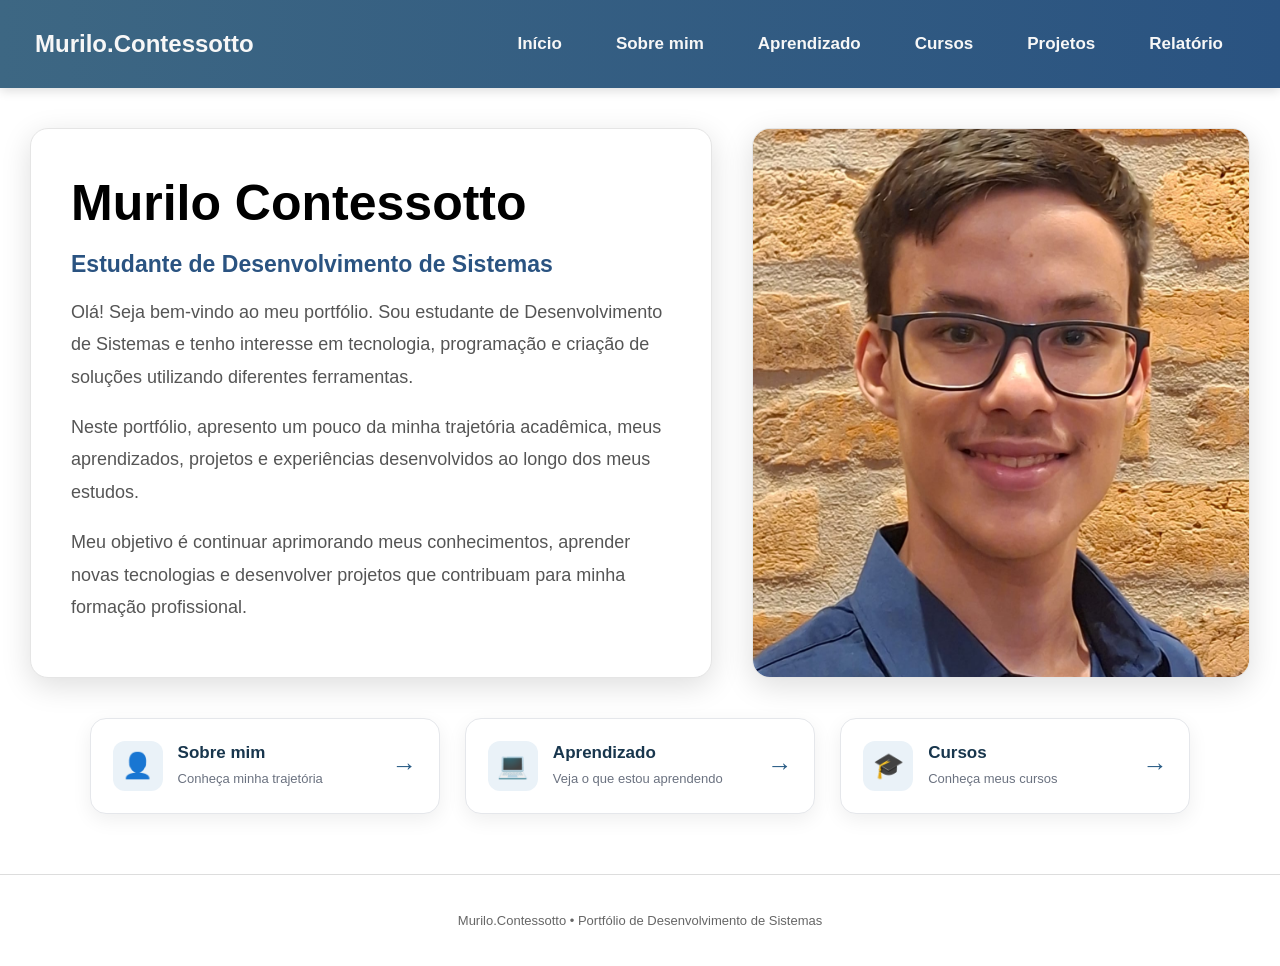
<file: index.html>
<!DOCTYPE html>
<html lang="pt-BR">

<head>
    <meta charset="UTF-8">
    <meta name="viewport" content="width=device-width, initial-scale=1.0">

    <title>Início - Murilo Contessotto</title>

    <link rel="stylesheet" href="style.css">
</head>

<body>

    <!-- MENU SUPERIOR -->
    <nav>
        <ul class="menu">

            <!-- LOGO -->
            <li class="logo">
                <h2>Murilo.Contessotto</h2>
            </li>

            <!-- LINKS DO MENU -->
            <li><a href="index.html">Início</a></li>
            <li><a href="sobre.html">Sobre mim</a></li>
            <li><a href="aprendizado.html">Aprendizado</a></li>
            <li><a href="cursos.html">Cursos</a></li>
            <li><a href="projetos.html">Projetos</a></li>
            <li><a href="Relatório.html">Relatório</a></li>


        </ul>
    </nav>

    <!-- ÁREA DE APRESENTAÇÃO -->
    <section class="inicio2">

        <!-- CARTÃO DE TEXTO -->
        <div class="texto-inicio">

            <h1>Murilo Contessotto</h1>

            <h2>Estudante de Desenvolvimento de Sistemas</h2>

            <p>
                Olá! Seja bem-vindo ao meu portfólio.
                Sou estudante de Desenvolvimento de Sistemas e
                tenho interesse em tecnologia, programação e criação
                de soluções utilizando diferentes ferramentas.
            </p>

            <p>
                Neste portfólio, apresento um pouco da minha trajetória
                acadêmica, meus aprendizados, projetos e experiências
                desenvolvidos ao longo dos meus estudos.
            </p>

            <p>
                Meu objetivo é continuar aprimorando meus conhecimentos,
                aprender novas tecnologias e desenvolver projetos que
                contribuam para minha formação profissional.
            </p>

        </div>

        <!-- CARTÃO DA IMAGEM -->
        <div class="imagem-inicio">

            <img
                src="imagem/EU.jpg"
                alt="Estudante explorando diferentes linguagens de programação"
            >

        </div>

    </section>

    <!-- BOTÕES DE ACESSO RÁPIDO -->
    <section class="atalhos-inicio">

        <!-- BOTÃO SOBRE MIM -->
        <a href="sobre.html" class="botao-atalho">

            <span class="atalho-icone">👤</span>

            <span class="atalho-texto">
                <strong>Sobre mim</strong>
                <small>Conheça minha trajetória</small>
            </span>

            <span class="atalho-seta">→</span>

        </a>

        <!-- BOTÃO APRENDIZADO -->
        <a href="aprendizado.html" class="botao-atalho">

            <span class="atalho-icone">💻</span>

            <span class="atalho-texto">
                <strong>Aprendizado</strong>
                <small>Veja o que estou aprendendo</small>
            </span>

            <span class="atalho-seta">→</span>

        </a>

        <!-- BOTÃO CURSOS -->
        <a href="cursos.html" class="botao-atalho">

            <span class="atalho-icone">🎓</span>

            <span class="atalho-texto">
                <strong>Cursos</strong>
                <small>Conheça meus cursos</small>
            </span>

            <span class="atalho-seta">→</span>

        </a>

    </section>

     <footer class="rodape-cursos">
        <p>Murilo.Contessotto • Portfólio de Desenvolvimento de Sistemas</p>
    </footer>

</body>

</html>
</file>
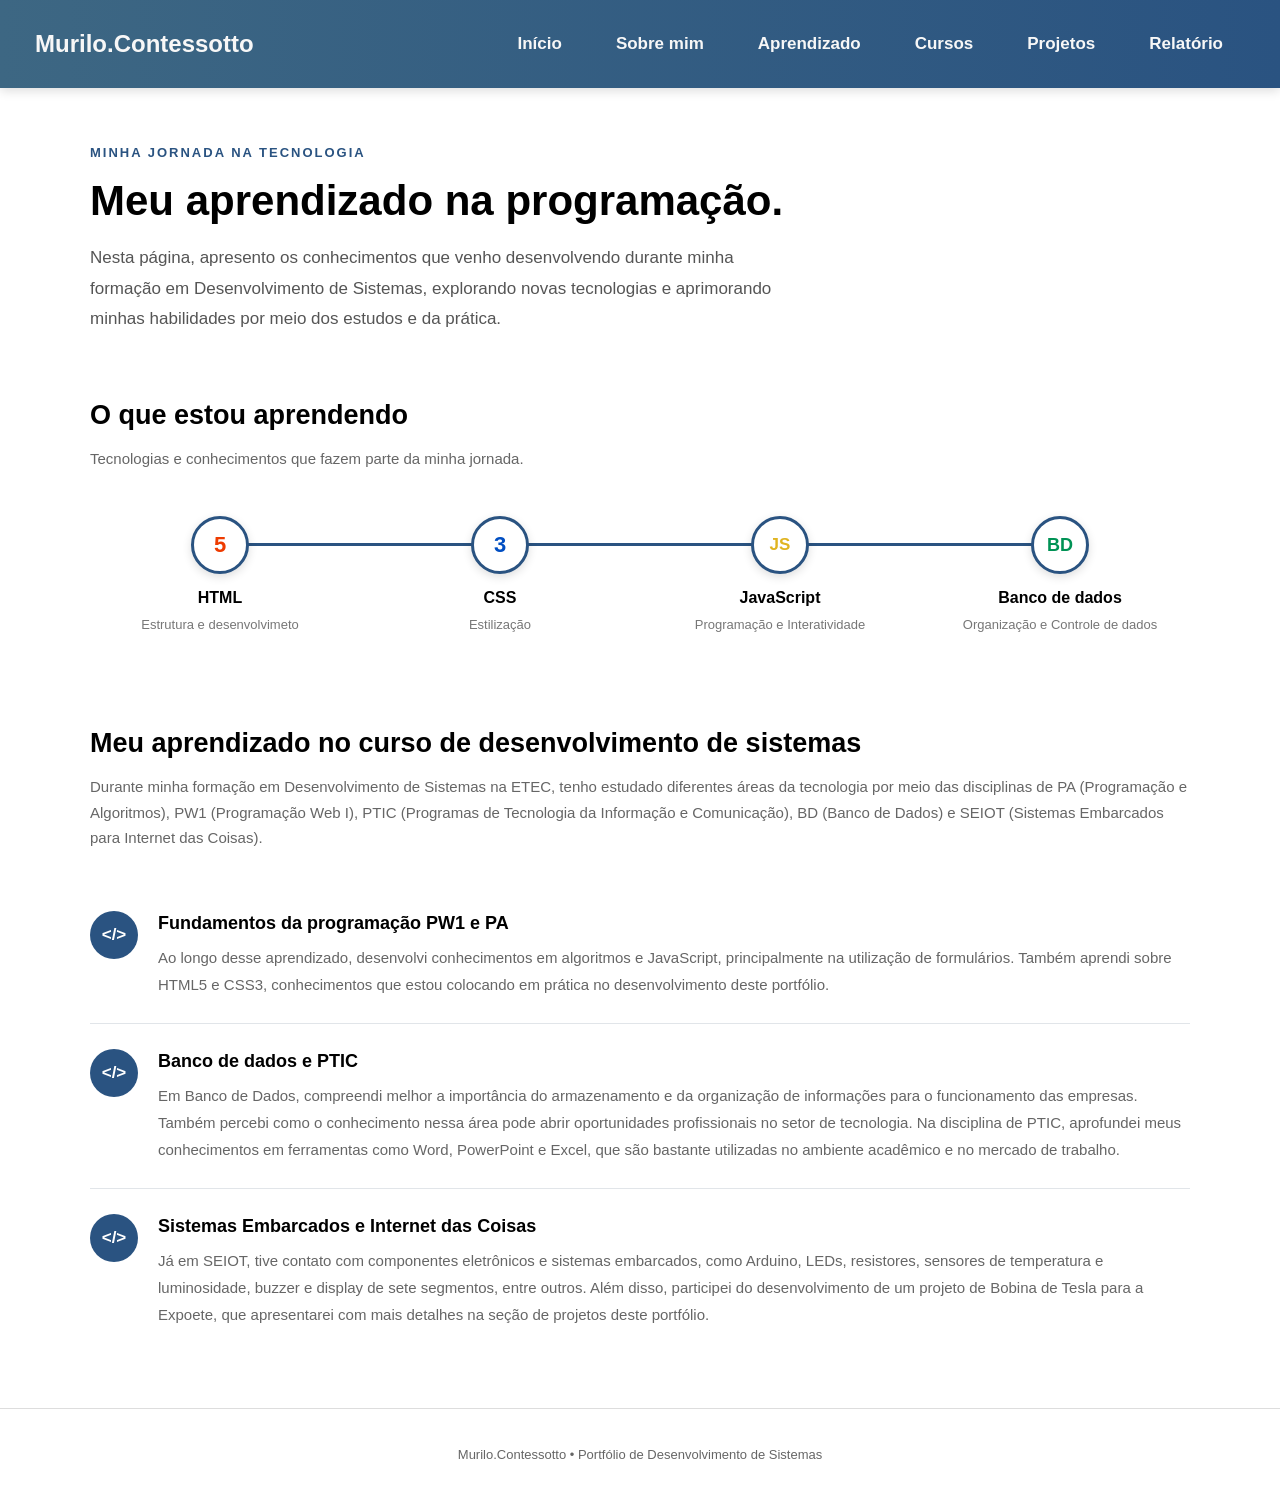
<file: aprendizado.html>
<!DOCTYPE html>
<html lang="pt-BR">

<head>
    <meta charset="UTF-8">
    <meta name="viewport" content="width=device-width, initial-scale=1.0">
    <title>Aprendizado</title>
    <link rel="stylesheet" href="style.css">
</head>

<body>

     <nav>
        <ul class="menu">

            <!-- LOGO -->
            <li class="logo">
                <h2>Murilo.Contessotto</h2>
            </li>

            <!-- MENU -->
            <li><a href="index.html">Início</a></li>
            <li><a href="sobre.html">Sobre mim</a></li>
            <li><a href="aprendizado.html">Aprendizado</a></li>
            <li><a href="cursos.html">Cursos</a></li>
            <li><a href="projetos.html">Projetos</a></li>
            <li><a href="Relatório.html">Relatório</a></li>

        </ul>
    </nav>
    
 <!-- CONTEÚDO PRINCIPAL -->
    <main class="pagina-aprendizado">

        <!-- APRESENTAÇÃO -->
        <section class="aprendizado-intro">

            <span class="aprendizado-subtitulo">
                MINHA JORNADA NA TECNOLOGIA
            </span>

            <h1>Meu aprendizado na programação.</h1>

            <p>
                Nesta página, apresento os conhecimentos que venho
                desenvolvendo durante minha formação em Desenvolvimento
                de Sistemas, explorando novas tecnologias e aprimorando
                minhas habilidades por meio dos estudos e da prática.
            </p>

        </section>

        <!-- TECNOLOGIAS -->
        <section class="aprendizado-tecnologias">

            <h2>O que estou aprendendo</h2>

            <p class="aprendizado-descricao">
                Tecnologias e conhecimentos que fazem parte da minha jornada.
            </p>

            <!-- LINHA HORIZONTAL DE TECNOLOGIAS -->
            <div class="linha-tecnologias">

                <div class="tecnologia">

                    <div class="tecnologia-logo logo-html">5</div>

                    <h3>HTML</h3>

                    <span>Estrutura e desenvolvimeto</span>

                </div>

                <div class="tecnologia">

                    <div class="tecnologia-logo logo-css">3</div>

                    <h3>CSS</h3>

                    <span>Estilização</span>

                </div>

                <div class="tecnologia">

                    <div class="tecnologia-logo logo-js">JS</div>

                    <h3>JavaScript</h3>

                    <span>Programação e Interatividade</span>

                </div>

                <div class="tecnologia">

                    <div class="tecnologia-logo logo-sql">BD</div>

                    <h3>Banco de dados</h3>

                    <span>Organização e Controle de dados</span>

                </div>

            </div>

        </section>

        <!-- MINHA EVOLUÇÃO -->
        <section class="aprendizado-evolucao">

            <h2>Meu aprendizado no curso de desenvolvimento de sistemas</h2>

            <p class="aprendizado-descricao">
                Durante minha formação em Desenvolvimento de Sistemas na ETEC, tenho estudado diferentes áreas da tecnologia por meio das disciplinas de PA (Programação e Algoritmos), PW1 (Programação Web I), PTIC (Programas de Tecnologia da Informação e Comunicação), BD (Banco de Dados) e SEIOT (Sistemas Embarcados para Internet das Coisas).
            </p>

            <div class="evolucao-item">

                <div class="evolucao-icone">&lt;/&gt;</div>

                <div class="evolucao-texto">

                    <h3>Fundamentos da programação PW1 e PA</h3>

                    <p>
                        Ao longo desse aprendizado, desenvolvi conhecimentos em algoritmos e JavaScript, principalmente na utilização de formulários. Também aprendi sobre HTML5 e CSS3, conhecimentos que estou colocando em prática no desenvolvimento deste portfólio.
                    </p>

                </div>

            </div>

            <div class="evolucao-item">

                <div class="evolucao-icone">&lt;/&gt;</div>

                <div class="evolucao-texto">

                    <h3>Banco de dados e PTIC</h3>

                    <p>
                       Em Banco de Dados, compreendi melhor a importância do armazenamento e da organização de informações para o funcionamento das empresas. Também percebi como o conhecimento nessa área pode abrir oportunidades profissionais no setor de tecnologia.                                                          
                       Na disciplina de PTIC, aprofundei meus conhecimentos em ferramentas como Word, PowerPoint e Excel, que são bastante utilizadas no ambiente acadêmico e no mercado de trabalho.
                    </p>

                </div>

            </div>

            <div class="evolucao-item">

                <div class="evolucao-icone">&lt;/&gt;</div>

                <div class="evolucao-texto">

                    <h3>Sistemas Embarcados e Internet das Coisas</h3>

                    <p>
                        Já em SEIOT, tive contato com componentes eletrônicos e sistemas embarcados, como Arduino, LEDs, resistores, sensores de temperatura e luminosidade, buzzer e display de sete segmentos, entre outros. Além disso, participei do desenvolvimento de um projeto de Bobina de Tesla para a Expoete, que apresentarei com mais detalhes na seção de projetos deste portfólio.
                    </p>

                </div>

            </div>
            
        </section>

    </main>

     <footer class="rodape-cursos">
        <p>Murilo.Contessotto • Portfólio de Desenvolvimento de Sistemas</p>
    </footer>

</body>
</html>
</file>
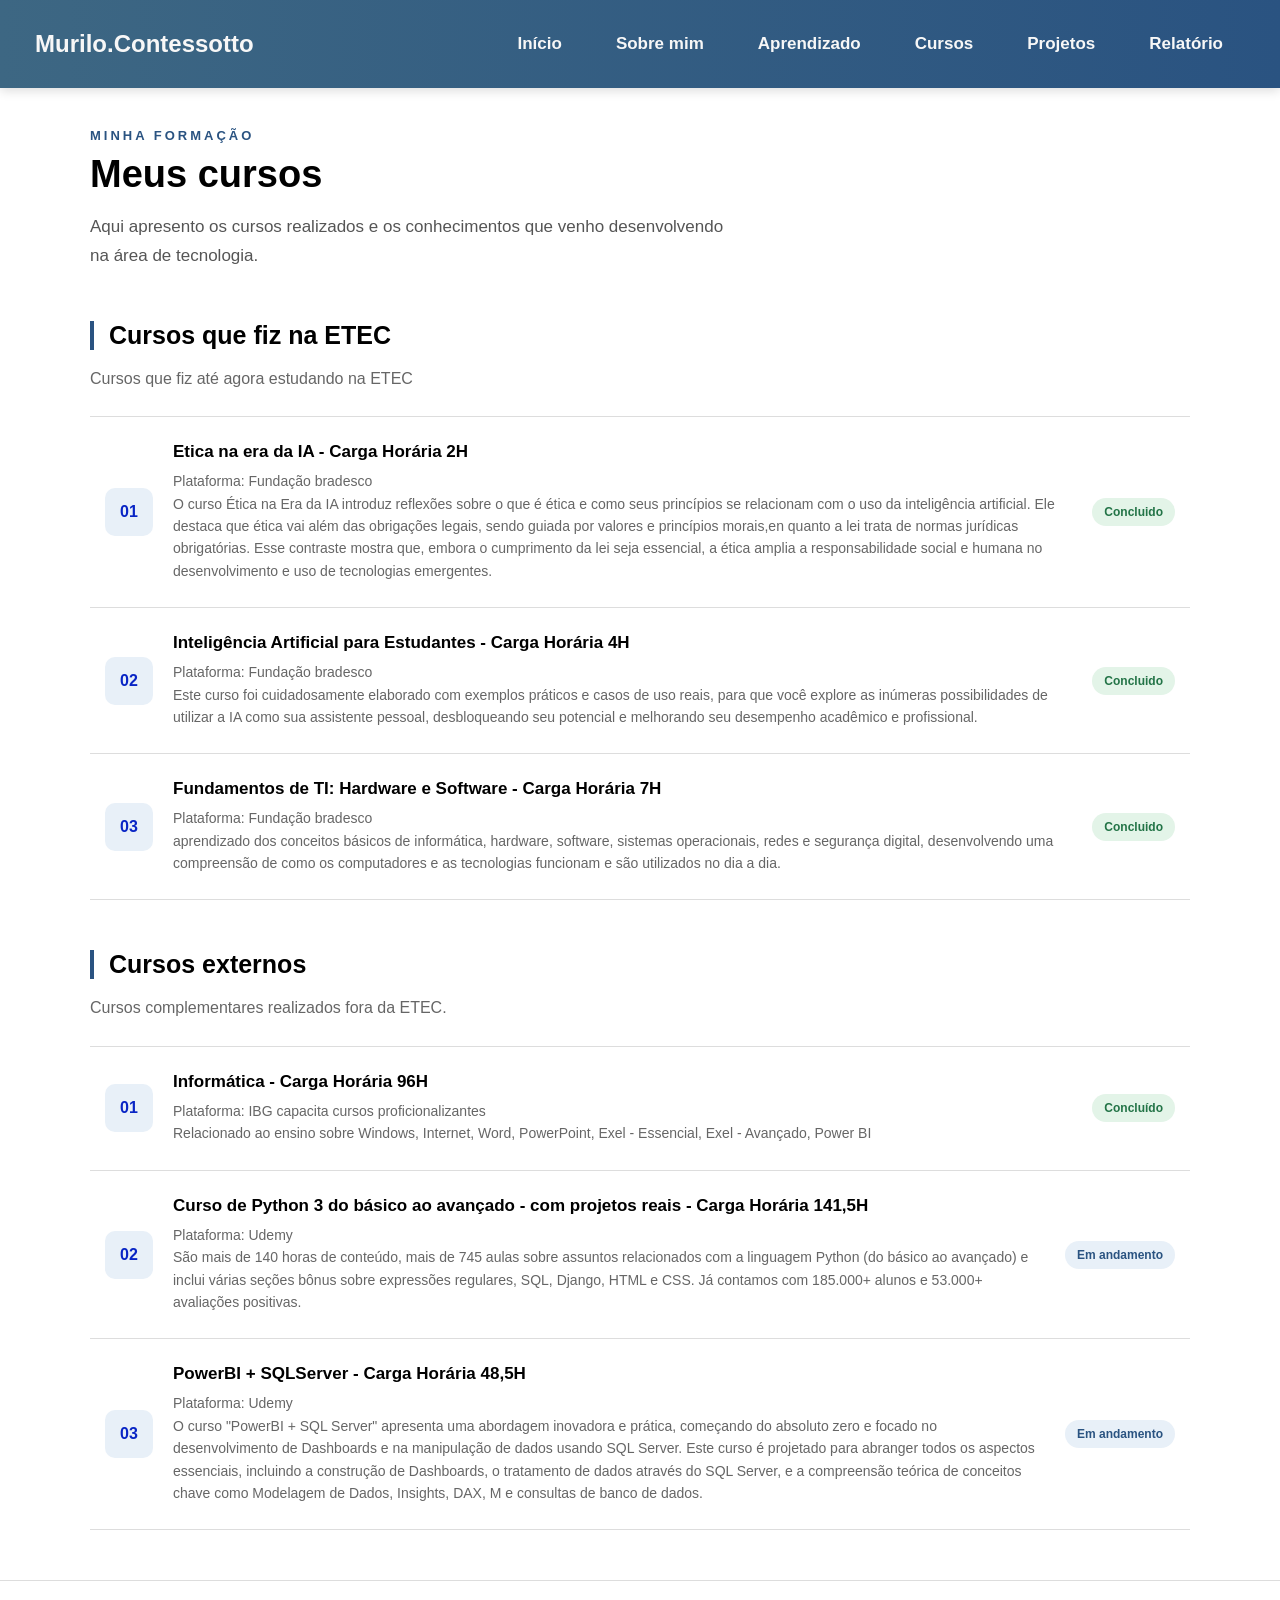
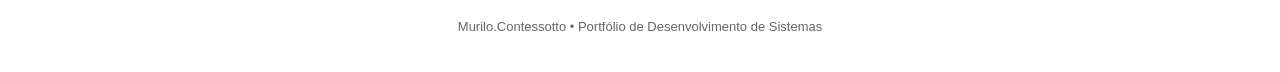
<file: cursos.html>
<!DOCTYPE html>
<html lang="pt-BR">

<head>
    <meta charset="UTF-8">
    <meta name="viewport" content="width=device-width, initial-scale=1.0">
    <title>Cursos</title>
    <link rel="stylesheet" href="style.css">
</head>

<body>

     <nav>
        <ul class="menu">

            <!-- LOGO -->
            <li class="logo">
                <h2>Murilo.Contessotto</h2>
            </li>

            <!-- MENU -->
            <li><a href="index.html">Início</a></li>
            <li><a href="sobre.html">Sobre mim</a></li>
            <li><a href="aprendizado.html">Aprendizado</a></li>
            <li><a href="cursos.html">Cursos</a></li>
            <li><a href="projetos.html">Projetos</a></li>
            <li><a href="Relatório.html">Relatório</a></li>

        </ul>
    </nav>
    <!-- CONTEÚDO PRINCIPAL -->
    <main class="pagina-cursos">

        <header class="cabecalho-cursos">
            <p class="subtitulo-cursos">MINHA FORMAÇÃO</p>

            <h1>Meus cursos</h1>

            <p class="descricao-cursos">
                Aqui apresento os cursos realizados e os conhecimentos
                que venho desenvolvendo na área de tecnologia.
            </p>
        </header>

        <!-- CURSOS DA ETEC -->
        <section class="secao-cursos">

            <h2>Cursos que fiz na ETEC</h2>

            <p class="descricao-secao">
               Cursos que fiz até agora estudando na ETEC
            </p>

            <ul class="lista-cursos">

                <li class="item-curso">
                    <div class="icone-curso">01</div>

                    <div class="informacoes-curso">
                        <h3>Etica na era da IA - Carga Horária 2H</h3>
                        <p>Plataforma: Fundação bradesco</p>
                        <p>
                           O curso Ética na Era da IA introduz reflexões sobre o que é ética e como seus princípios se relacionam com o uso da inteligência artificial. Ele destaca que ética vai além das obrigações legais, sendo guiada por valores e princípios morais,en quanto a lei trata de normas jurídicas obrigatórias. Esse contraste mostra que, embora o cumprimento da lei seja essencial, a ética amplia a responsabilidade social e humana no desenvolvimento e uso de tecnologias emergentes. 
                        </p>
                    </div>

                    <span class="status-curso concluido">Concluido</span>
                </li>

                <li class="item-curso">
                    <div class="icone-curso">02</div>

                    <div class="informacoes-curso">
                        <h3>Inteligência Artificial para Estudantes - Carga Horária 4H</h3>
                        <p>Plataforma: Fundação bradesco</p>
                        <p>
                            Este curso foi cuidadosamente elaborado com exemplos práticos e casos de uso reais, para que você explore as inúmeras possibilidades de utilizar a IA como sua assistente pessoal, desbloqueando seu potencial e melhorando seu desempenho acadêmico e profissional.
                        </p>
                    </div>

                    <span class="status-curso concluido">Concluido</span>
                </li>

                <li class="item-curso">
                    <div class="icone-curso">03</div>

                    <div class="informacoes-curso">
                        <h3>Fundamentos de TI: Hardware e Software - Carga Horária 7H</h3>
                        <p>Plataforma: Fundação bradesco</p>
                        <p>
                            aprendizado dos conceitos básicos de informática, hardware, software, sistemas operacionais, redes e segurança digital, desenvolvendo uma compreensão de como os computadores e as tecnologias funcionam e são utilizados no dia a dia.
                        </p>
                    </div>

                    <span class="status-curso concluido">Concluido</span>
                </li>

            </ul>

        </section>

        <!-- CURSOS EXTERNOS -->
        <section class="secao-cursos">

            <h2>Cursos externos</h2>

            <p class="descricao-secao">
                Cursos complementares realizados fora da ETEC.
            </p>

            <ul class="lista-cursos">
                <li class="item-curso">

                    <div class="icone-curso">01</div>

                    <div class="informacoes-curso">
                        <h3>Informática - Carga Horária 96H</h3>
                        <p>Plataforma: IBG capacita cursos proficionalizantes</p>
                        <p>
                           Relacionado ao ensino sobre Windows, Internet, Word, PowerPoint, Exel - Essencial, Exel - Avançado, Power BI
                        </p>
                    </div>

                    <span class="status-curso concluido">
                        Concluído
                    </span>

                </li>

                <li class="item-curso">

                    <div class="icone-curso">02</div>

                    <div class="informacoes-curso">
                        <h3>Curso de Python 3 do básico ao avançado - com projetos reais - Carga Horária 141,5H</h3>
                        <p>Plataforma: Udemy</p>
                        <p>
                            São mais de 140 horas de conteúdo, mais de 745 aulas sobre assuntos relacionados com a linguagem Python (do básico ao avançado) e inclui várias seções bônus sobre expressões regulares, SQL, Django, HTML e CSS. Já contamos com 185.000+ alunos e 53.000+ avaliações positivas.
                        </p>
                    </div>

                    <span class="status-curso">
                        Em andamento
                    </span>

                </li>

                <li class="item-curso">

                    <div class="icone-curso">03</div>

                    <div class="informacoes-curso">
                        <h3>PowerBI + SQLServer - Carga Horária 48,5H</h3>
                        <p>Plataforma: Udemy</p>
                        <p>
                            O curso "PowerBI + SQL Server" apresenta uma abordagem inovadora e prática, começando do absoluto zero e focado no desenvolvimento de Dashboards e na manipulação de dados usando SQL Server. Este curso é projetado para abranger todos os aspectos essenciais, incluindo a construção de Dashboards, o tratamento de dados através do SQL Server, e a compreensão teórica de conceitos chave como Modelagem de Dados, Insights, DAX, M e consultas de banco de dados.
                        </p>
                    </div>

                    <span class="status-curso">
                        Em andamento
                    </span>

                </li>

            </ul>

        </section>

    </main>

    <footer class="rodape-cursos">
        <p>Murilo.Contessotto • Portfólio de Desenvolvimento de Sistemas</p>
    </footer>

</body>

</html>
</file>
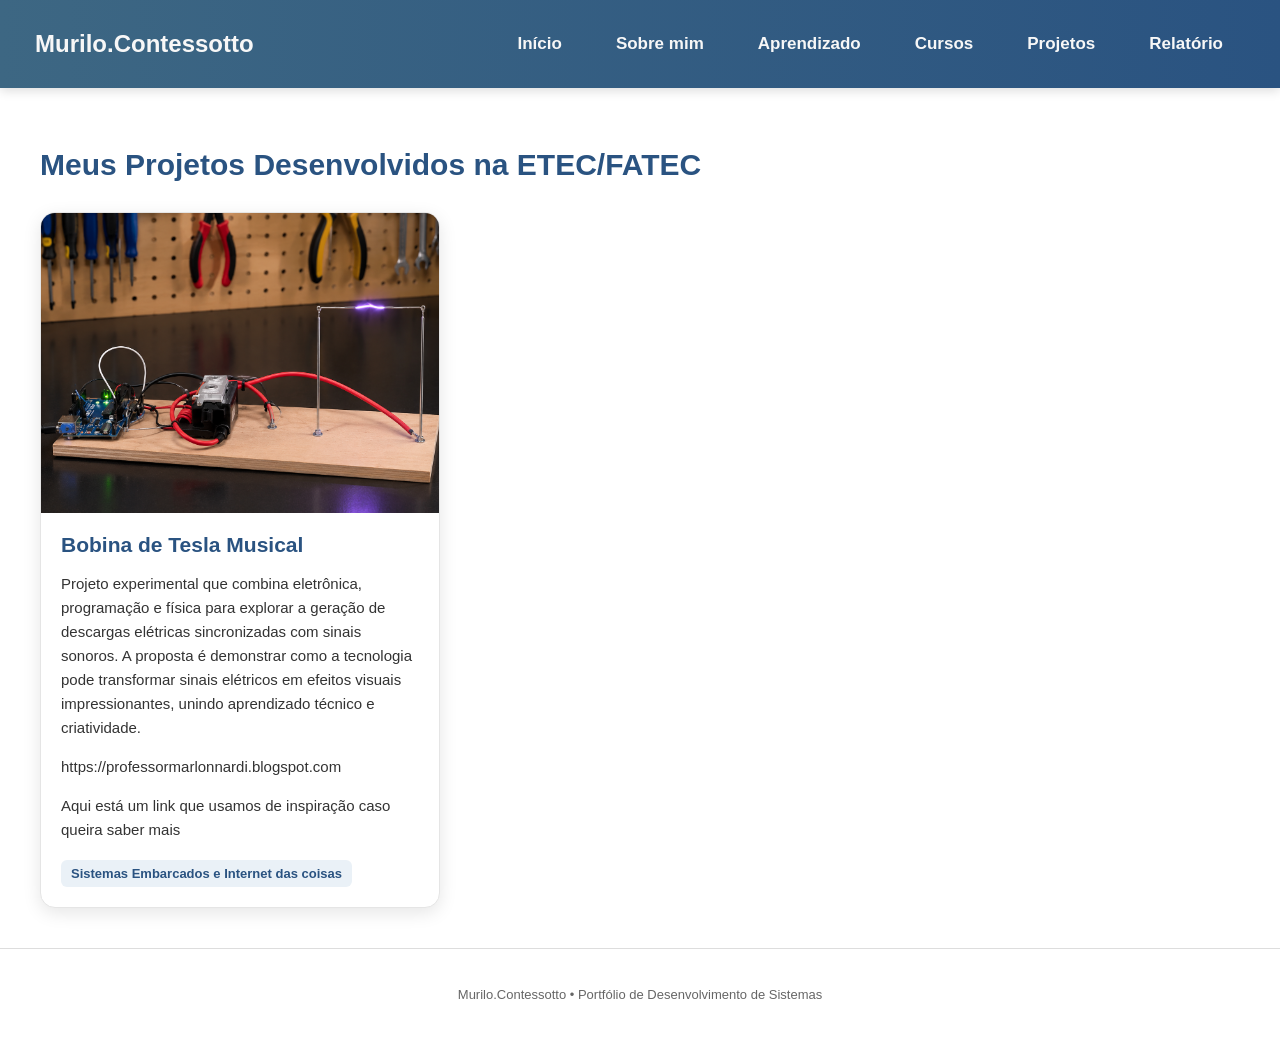
<file: projetos.html>
<!DOCTYPE html>
<html lang="pt-BR">

<head>
    <meta charset="UTF-8">
    <meta name="viewport" content="width=device-width, initial-scale=1.0">
    <title>projetos</title>
    <link rel="stylesheet" href="style.css">
</head>

<body>

     <nav>
        <ul class="menu">

            <!-- LOGO -->
            <li class="logo">
                <h2>Murilo.Contessotto</h2>
            </li>

            <!-- MENU -->
            <li><a href="index.html">Início</a></li>
            <li><a href="sobre.html">Sobre mim</a></li>
            <li><a href="aprendizado.html">Aprendizado</a></li>
            <li><a href="cursos.html">Cursos</a></li>
            <li><a href="projetos.html">Projetos</a></li>
            <li><a href="Relatório.html">Relatório</a></li>

        </ul>
    </nav>

    <main class="pagina-projetos">

    <h1>Meus Projetos Desenvolvidos na ETEC/FATEC</h1>  

    <section class="lista-projetos">

        <!-- CARTÃO DO PROJETO -->
        <article class="card-projeto">

            <img src="imagem/Bobina_de_Tesla.png" alt="Imagem do projeto">  

            <div class="conteudo-projeto">

                <h2>Bobina de Tesla Musical</h2>

                <p>
                   Projeto experimental que combina eletrônica, programação e física para explorar a geração de descargas elétricas sincronizadas com sinais sonoros. A proposta é demonstrar como a tecnologia pode transformar sinais elétricos em efeitos visuais impressionantes, unindo aprendizado técnico e criatividade.
                </p>
                <p>https://professormarlonnardi.blogspot.com </p>
                <p>Aqui está um link que usamos de inspiração caso queira saber mais</p>

                <div class="tecnologias">
                    <span>Sistemas Embarcados e Internet das coisas</span>
                </div>

            </div>

        </article>

    </section>

</main>
   <footer class="rodape-cursos">
        <p>Murilo.Contessotto • Portfólio de Desenvolvimento de Sistemas</p>
    </footer>
</file>
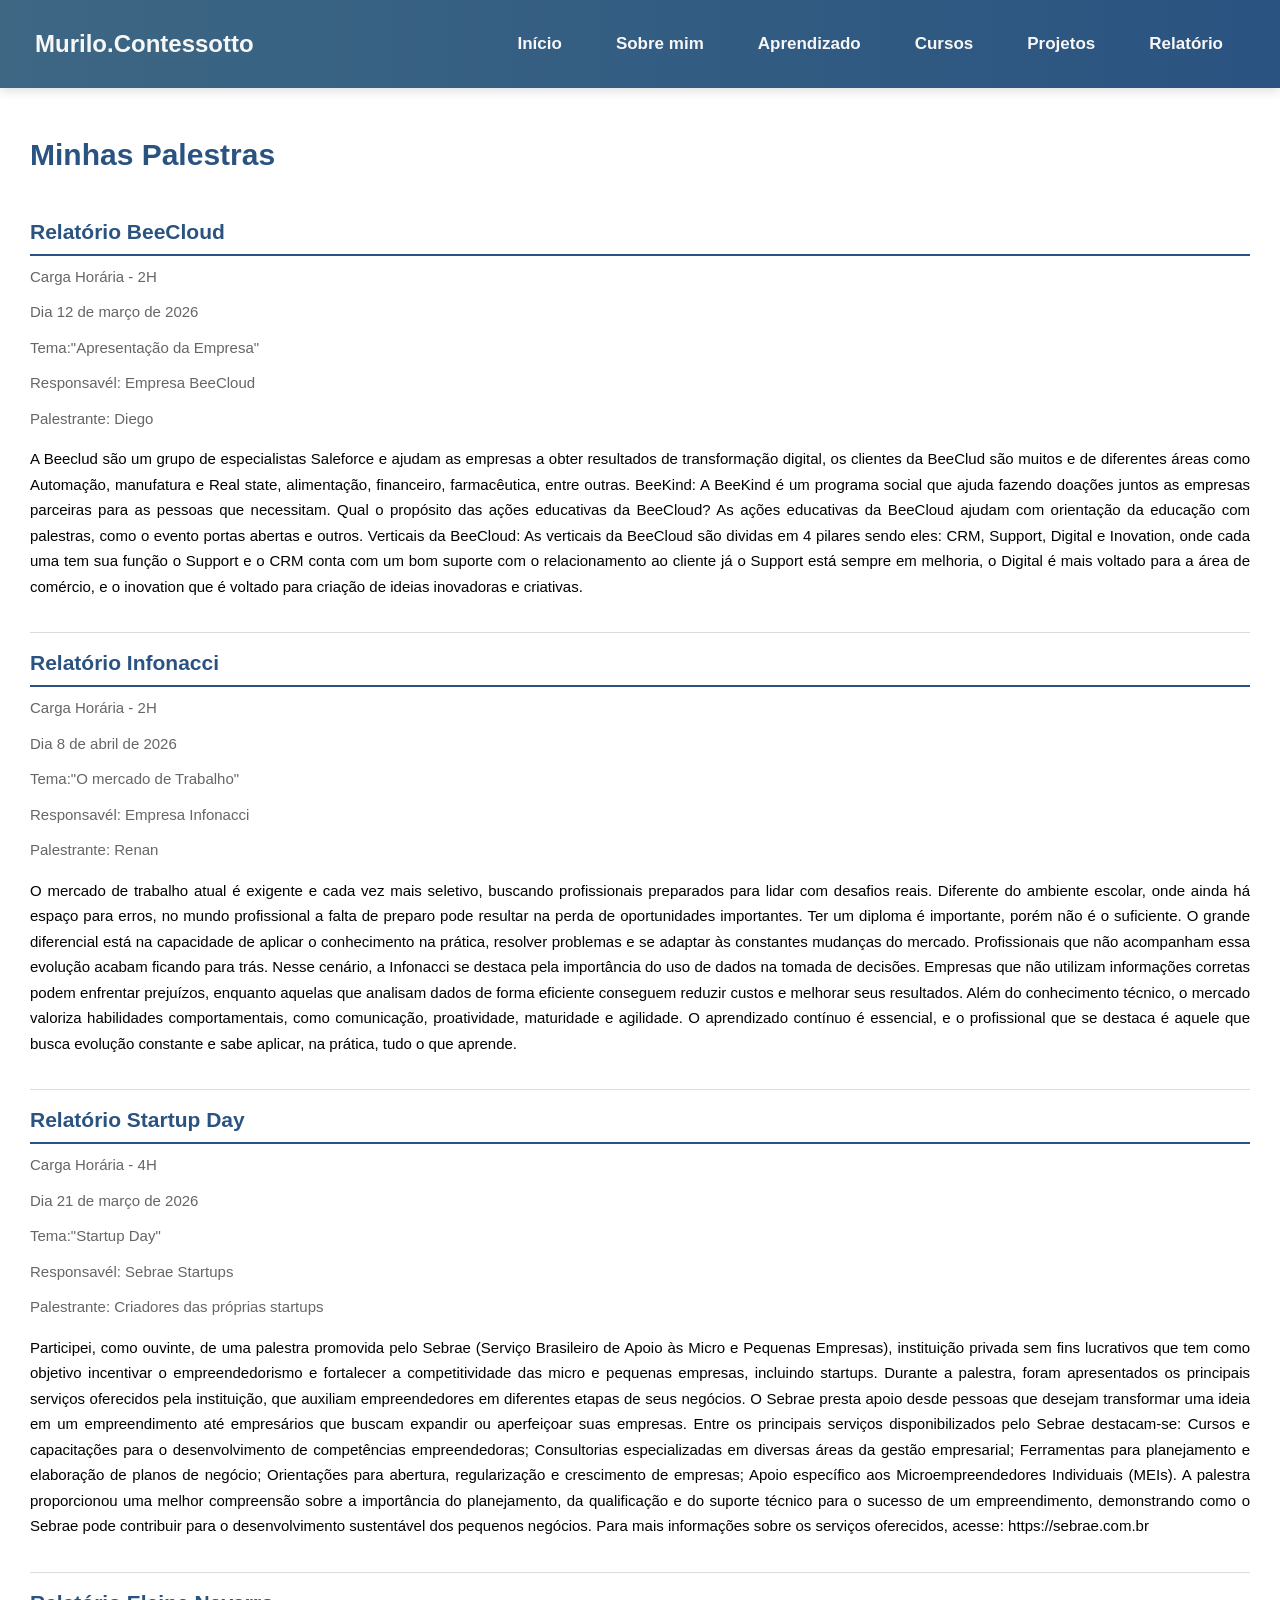
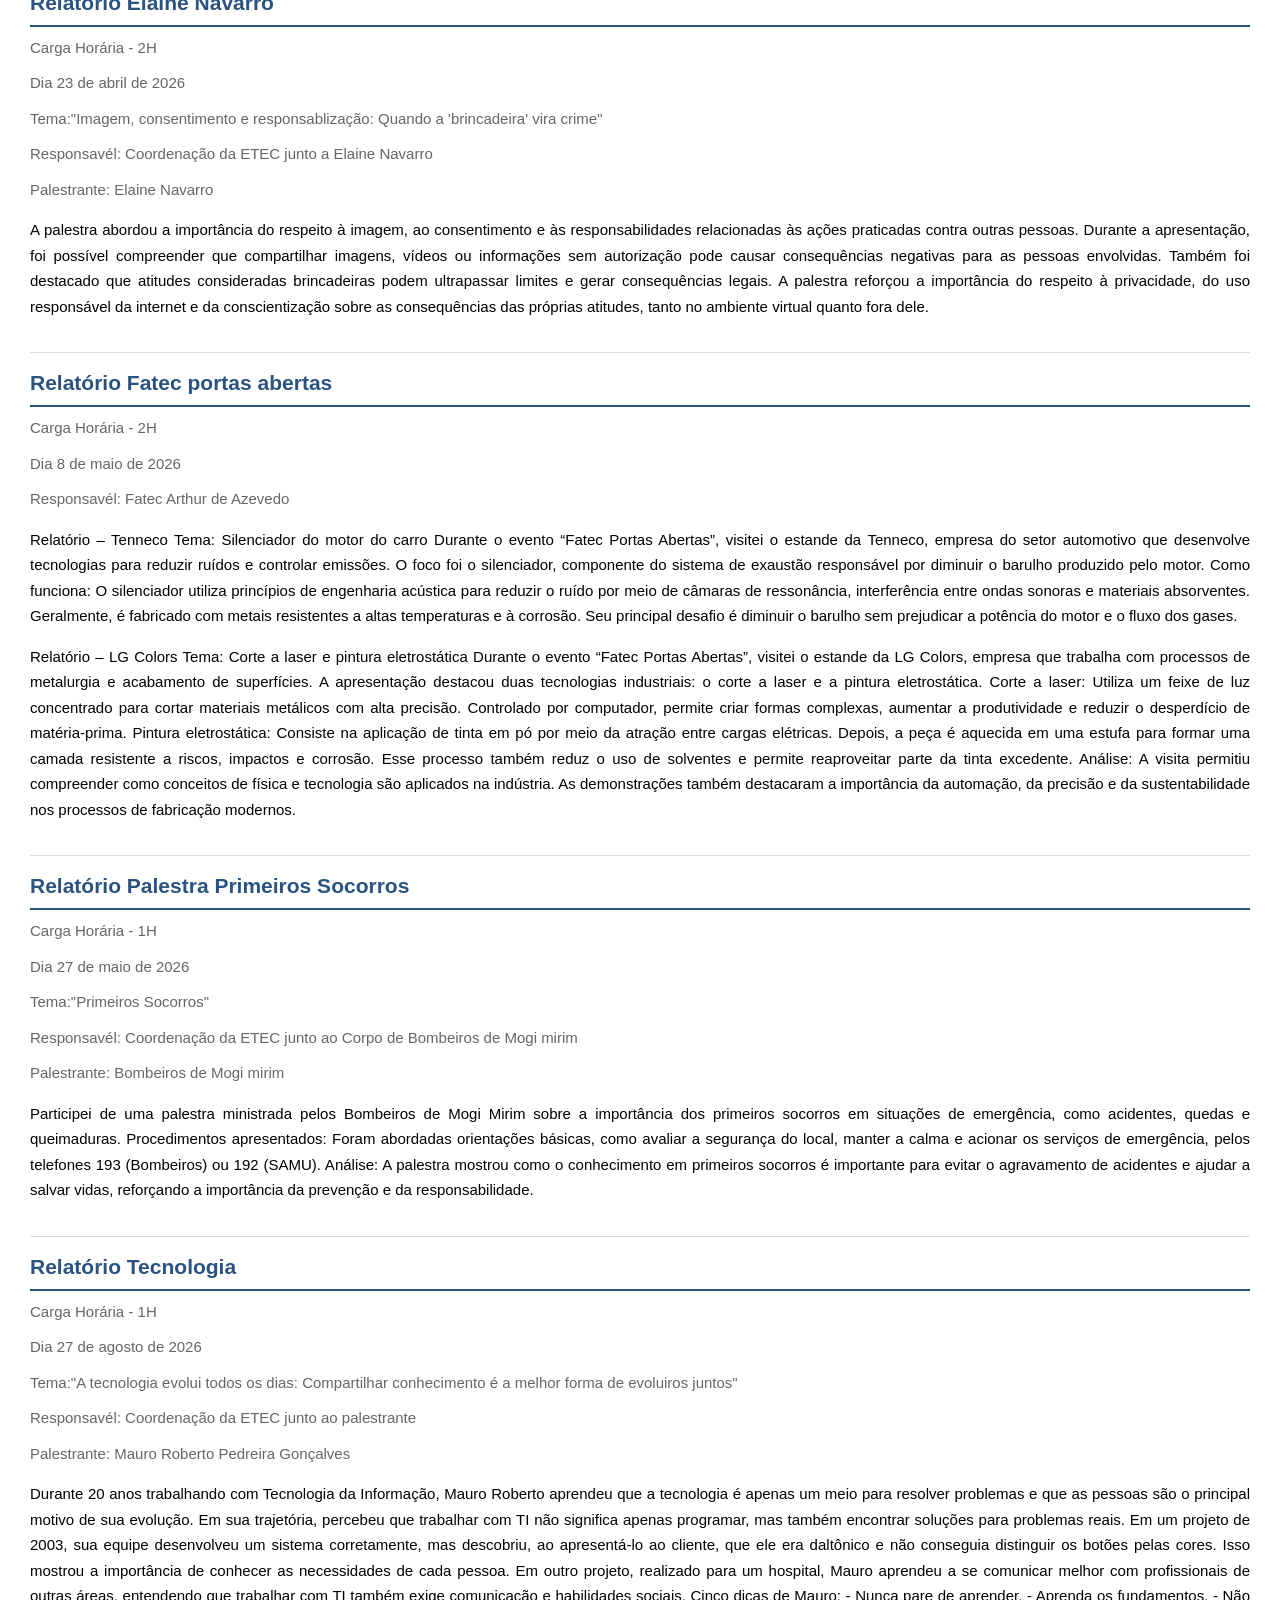
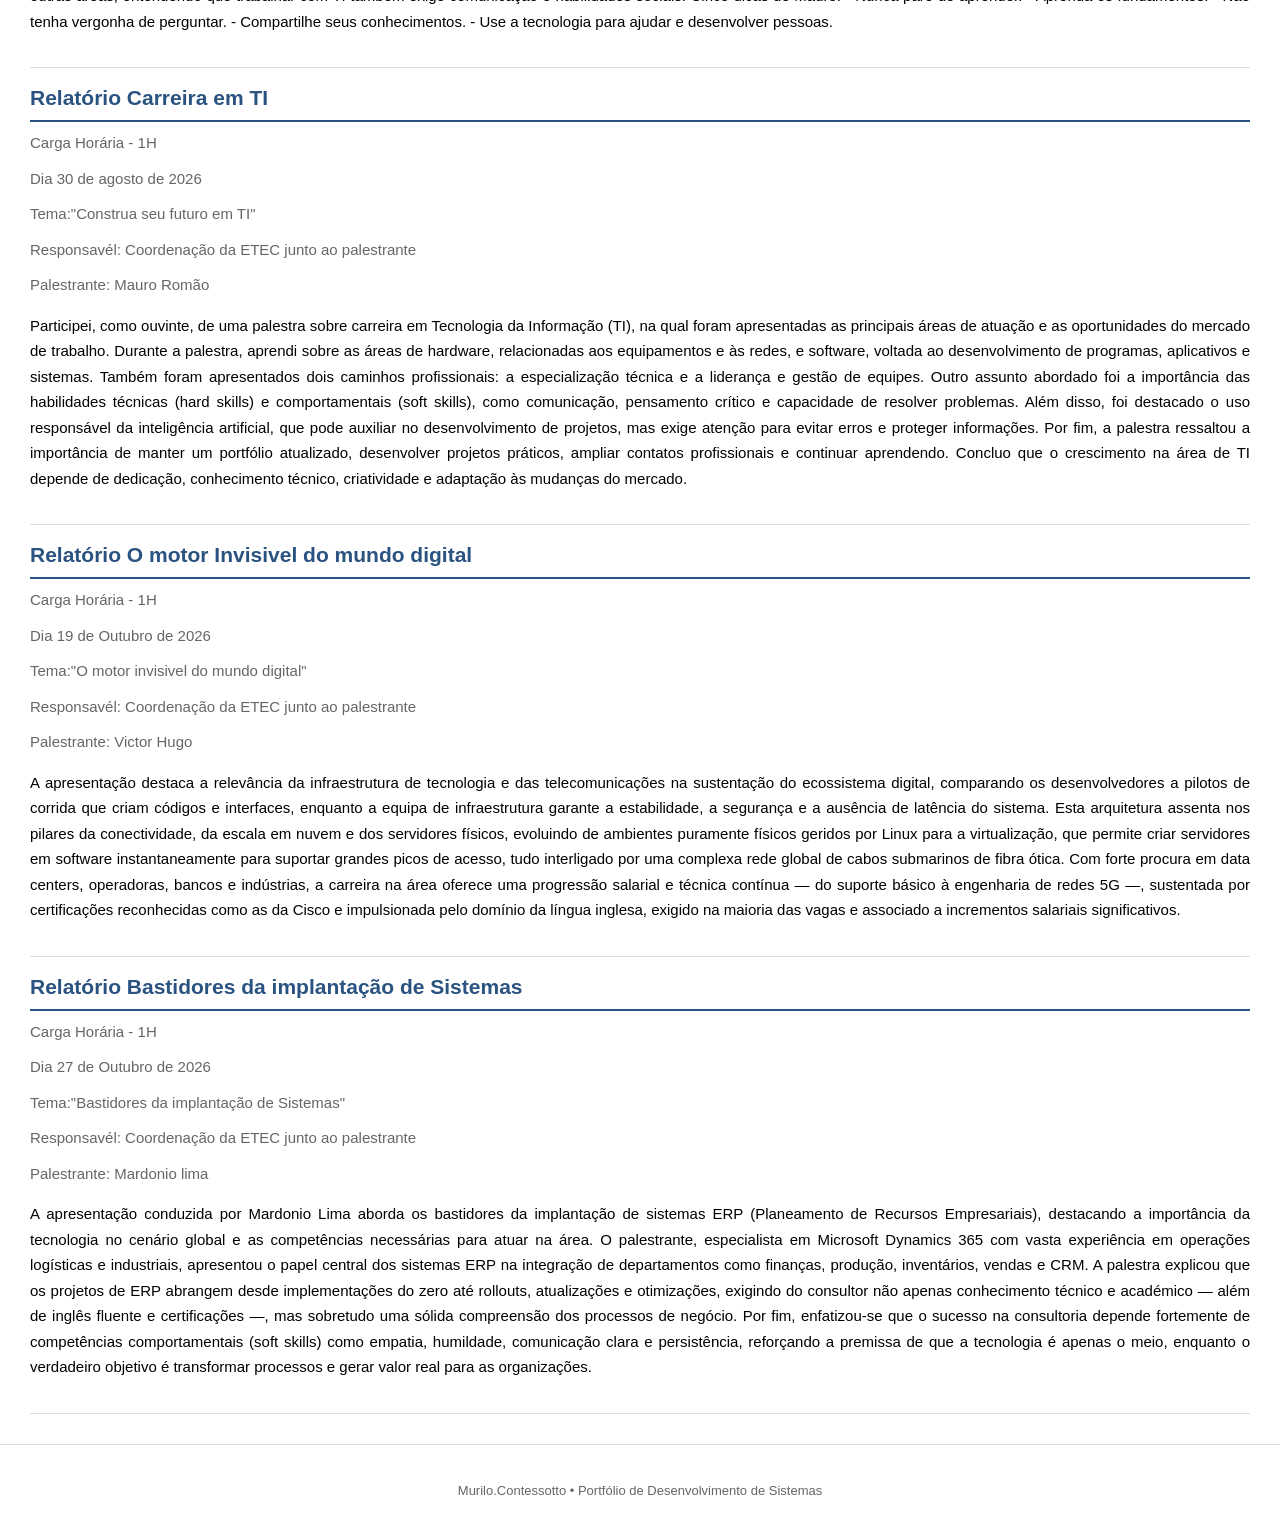
<file: Relatório.html>
<!DOCTYPE html>
<html lang="pt-BR">

<head>
    <meta charset="UTF-8">
    <meta name="viewport" content="width=device-width, initial-scale=1.0">
    <title>Relatório das Palestras</title>
    <link rel="stylesheet" href="style.css">
</head>

<body>

    <nav>
        <ul class="menu">

            <!-- LOGO -->
            <li class="logo">
                <h2>Murilo.Contessotto</h2>
            </li>

            <!-- MENU -->
            <li><a href="index.html">Início</a></li>
            <li><a href="sobre.html">Sobre mim</a></li>
            <li><a href="aprendizado.html">Aprendizado</a></li>
            <li><a href="cursos.html">Cursos</a></li>
            <li><a href="projetos.html">Projetos</a></li>
            <li><a href="Relatório.html">Relatório</a></li>

        </ul>
    </nav>

    <!-- CONTEÚDO DA PÁGINA -->
    <main class="pagina-palestras">

        <h1>Minhas Palestras</h1>

        <section class="lista-palestras">

            <!-- PALESTRA 1 -->
            <article class="item-palestra">
                <h2>Relatório BeeCloud</h2>

                <p class="instituicao-palestra">Carga Horária - 2H</p>
                <p class="instituicao-palestra">Dia 12 de março de 2026</p>
                <p class="instituicao-palestra">Tema:"Apresentação da Empresa"</p>
                <p class="instituicao-palestra">Responsavél: Empresa BeeCloud</p>
                <p class="instituicao-palestra">Palestrante: Diego</p>
                <p>
                    A Beeclud são um grupo de especialistas Saleforce e ajudam as empresas a obter resultados de
                    transformação digital, os clientes da BeeClud são muitos e de diferentes áreas como Automação,
                    manufatura e Real state, alimentação, financeiro, farmacêutica, entre outras.

                    BeeKind:

                    A BeeKind é um programa social que ajuda fazendo doações juntos as empresas parceiras para as
                    pessoas que necessitam.

                    Qual o propósito das ações educativas da BeeCloud?

                    As ações educativas da BeeCloud ajudam com orientação da educação com palestras, como o evento
                    portas abertas e outros.

                    Verticais da BeeCloud:

                    As verticais da BeeCloud são dividas em 4 pilares sendo eles: CRM, Support, Digital e Inovation,
                    onde cada uma tem sua função o Support e o CRM conta com um bom suporte com o relacionamento ao
                    cliente já o Support está sempre em melhoria, o Digital é mais voltado para a área de comércio, e o
                    inovation que é voltado para criação de ideias inovadoras e criativas.
                </p>
            </article>

            <!-- PALESTRA 2 -->
            <article class="item-palestra">
                 <h2>Relatório Infonacci</h2>

                <p class="instituicao-palestra">Carga Horária - 2H</p>
                <p class="instituicao-palestra">Dia 8 de abril de 2026</p>
                <p class="instituicao-palestra">Tema:"O mercado de Trabalho"</p>
                <p class="instituicao-palestra">Responsavél: Empresa Infonacci</p>
                <p class="instituicao-palestra">Palestrante: Renan</p>
                <p>
                   O mercado de trabalho atual é exigente e cada vez mais seletivo, buscando profissionais preparados para lidar com desafios reais. Diferente do ambiente escolar, onde ainda há espaço para erros, no mundo profissional a falta de preparo pode resultar na perda de oportunidades importantes.
                    Ter um diploma é importante, porém não é o suficiente. O grande diferencial está na capacidade de aplicar o conhecimento na prática, resolver problemas e se adaptar às constantes mudanças do mercado. Profissionais que não acompanham essa evolução acabam ficando para trás.
                    Nesse cenário, a Infonacci se destaca pela importância do uso de dados na tomada de decisões. Empresas que não utilizam informações corretas podem enfrentar prejuízos, enquanto aquelas que analisam dados de forma eficiente conseguem reduzir custos e melhorar seus resultados.
                    Além do conhecimento técnico, o mercado valoriza habilidades comportamentais, como comunicação, proatividade, maturidade e agilidade. O aprendizado contínuo é essencial, e o profissional que se destaca é aquele que busca evolução constante e sabe aplicar, na prática, tudo o que aprende.
                </p>
            </article>

            <!-- PALESTRA 3 -->
            <article class="item-palestra">
                <h2>Relatório Startup Day</h2>

                <p class="instituicao-palestra">Carga Horária - 4H</p>
                <p class="instituicao-palestra">Dia 21 de março de 2026</p>
                <p class="instituicao-palestra">Tema:"Startup Day"</p>
                <p class="instituicao-palestra">Responsavél: Sebrae Startups</p>
                <p class="instituicao-palestra">Palestrante: Criadores das próprias startups</p>
                <p>
                    Participei, como ouvinte, de uma palestra promovida pelo Sebrae (Serviço Brasileiro de Apoio às Micro e Pequenas Empresas), instituição privada sem fins lucrativos que tem como objetivo incentivar o empreendedorismo e fortalecer a competitividade das micro e pequenas empresas, incluindo startups.
                    Durante a palestra, foram apresentados os principais serviços oferecidos pela instituição, que auxiliam empreendedores em diferentes etapas de seus negócios. O Sebrae presta apoio desde pessoas que desejam transformar uma ideia em um empreendimento até empresários que buscam expandir ou aperfeiçoar suas empresas.
                    Entre os principais serviços disponibilizados pelo Sebrae destacam-se:
                    Cursos e capacitações para o desenvolvimento de competências empreendedoras;
                    Consultorias especializadas em diversas áreas da gestão empresarial;
                    Ferramentas para planejamento e elaboração de planos de negócio;
                    Orientações para abertura, regularização e crescimento de empresas;
                    Apoio específico aos Microempreendedores Individuais (MEIs).
                    A palestra proporcionou uma melhor compreensão sobre a importância do planejamento, da qualificação e do suporte técnico para o sucesso de um empreendimento, demonstrando como o Sebrae pode contribuir para o desenvolvimento sustentável dos pequenos negócios.
                    Para mais informações sobre os serviços oferecidos, acesse: https://sebrae.com.br
                </p>
            </article>

            <!-- PALESTRAS 4 -->
            <article class="item-palestra">
                <h2>Relatório Elaine Navarro</h2>
                
                <p class="instituicao-palestra">Carga Horária - 2H</p>
                <p class="instituicao-palestra">Dia 23 de abril de 2026</p>
                <p class="instituicao-palestra">Tema:"Imagem, consentimento e responsablização: Quando a 'brincadeira' vira crime"</p>
                <p class="instituicao-palestra">Responsavél: Coordenação da ETEC junto a Elaine Navarro</p>
                <p class="instituicao-palestra">Palestrante: Elaine Navarro</p>
                <p>
                  A palestra abordou a importância do respeito à imagem, ao consentimento e às responsabilidades relacionadas às ações praticadas contra outras pessoas.

                  Durante a apresentação, foi possível compreender que compartilhar imagens, vídeos ou informações sem autorização pode causar consequências negativas para as pessoas envolvidas. Também foi destacado que atitudes consideradas brincadeiras podem ultrapassar limites e gerar consequências legais.

                  A palestra reforçou a importância do respeito à privacidade, do uso responsável da internet e da conscientização sobre as consequências das próprias atitudes, tanto no ambiente virtual quanto fora dele.
                </p>
                </article>

                <!-- PALESTRAS 5 -->
                <article class="item-palestra">
                    <h2>Relatório Fatec portas abertas</h2>

                <p class="instituicao-palestra">Carga Horária - 2H</p>
                <p class="instituicao-palestra">Dia 8 de maio de 2026</p>
                <p class="instituicao-palestra">Responsavél: Fatec Arthur de Azevedo</p>
                <p>
                  Relatório – Tenneco
                  Tema: Silenciador do motor do carro
                  Durante o evento “Fatec Portas Abertas”, visitei o estande da Tenneco, empresa do setor automotivo que desenvolve tecnologias para reduzir ruídos e controlar emissões. O foco foi o silenciador, componente do sistema de exaustão responsável por diminuir o barulho produzido pelo motor.
                  Como funciona:
                  O silenciador utiliza princípios de engenharia acústica para reduzir o ruído por meio de câmaras de ressonância, interferência entre ondas sonoras e materiais absorventes. Geralmente, é fabricado com metais resistentes a altas temperaturas e à corrosão. Seu principal desafio é diminuir o barulho sem prejudicar a potência do motor e o fluxo dos gases. 
                </p>  
                <p>
                  Relatório – LG Colors
                  Tema: Corte a laser e pintura eletrostática
                  Durante o evento “Fatec Portas Abertas”, visitei o estande da LG Colors, empresa que trabalha com processos de metalurgia e acabamento de superfícies. A apresentação destacou duas tecnologias industriais: o corte a laser e a pintura eletrostática.
                  Corte a laser:
                  Utiliza um feixe de luz concentrado para cortar materiais metálicos com alta precisão. Controlado por computador, permite criar formas complexas, aumentar a produtividade e reduzir o desperdício de matéria-prima.
                  Pintura eletrostática:
                  Consiste na aplicação de tinta em pó por meio da atração entre cargas elétricas. Depois, a peça é aquecida em uma estufa para formar uma camada resistente a riscos, impactos e corrosão. Esse processo também reduz o uso de solventes e permite reaproveitar parte da tinta excedente.
                  Análise:
                  A visita permitiu compreender como conceitos de física e tecnologia são aplicados na indústria. As demonstrações também destacaram a importância da automação, da precisão e da sustentabilidade nos processos de fabricação modernos.  
                </p>   
                </article>

                <!-- PALESTRAS 6 -->
                <article class="item-palestra">
                    <h2>Relatório Palestra Primeiros Socorros</h2>

                <p class="instituicao-palestra">Carga Horária - 1H</p>
                <p class="instituicao-palestra">Dia 27 de maio de 2026</p>
                <p class="instituicao-palestra">Tema:"Primeiros Socorros"</p>
                <p class="instituicao-palestra">Responsavél: Coordenação da ETEC junto ao Corpo de Bombeiros de Mogi mirim</p>
                <p class="instituicao-palestra">Palestrante: Bombeiros de Mogi mirim</p> 
                <p>
                  Participei de uma palestra ministrada pelos Bombeiros de Mogi Mirim sobre a importância dos primeiros socorros em situações de emergência, como acidentes, quedas e queimaduras.
                  Procedimentos apresentados:
                  Foram abordadas orientações básicas, como avaliar a segurança do local, manter a calma e acionar os serviços de emergência, pelos telefones 193 (Bombeiros) ou 192 (SAMU).
                  Análise:
                  A palestra mostrou como o conhecimento em primeiros socorros é importante para evitar o agravamento de acidentes e ajudar a salvar vidas, reforçando a importância da prevenção e da responsabilidade.
                </p>
                </article>

                <!-- PALESTRAS 7 -->
                <article class="item-palestra">
                    <h2>Relatório Tecnologia</h2>

                <p class="instituicao-palestra">Carga Horária - 1H</p>
                <p class="instituicao-palestra">Dia 27 de agosto de 2026</p>
                <p class="instituicao-palestra">Tema:"A tecnologia evolui todos os dias: Compartilhar conhecimento é a melhor forma de evoluiros juntos"</p>
                <p class="instituicao-palestra">Responsavél: Coordenação da ETEC junto ao palestrante</p>
                <p class="instituicao-palestra">Palestrante: Mauro Roberto Pedreira Gonçalves</p> 
                <p>
                  Durante 20 anos trabalhando com Tecnologia da Informação, Mauro Roberto aprendeu que a tecnologia é apenas um meio para resolver problemas e que as pessoas são o principal motivo de sua evolução.
                  Em sua trajetória, percebeu que trabalhar com TI não significa apenas programar, mas também encontrar soluções para problemas reais. Em um projeto de 2003, sua equipe desenvolveu um sistema corretamente, mas descobriu, ao apresentá-lo ao cliente, que ele era daltônico e não conseguia distinguir os botões pelas cores. Isso mostrou a importância de conhecer as necessidades de cada pessoa.
                  Em outro projeto, realizado para um hospital, Mauro aprendeu a se comunicar melhor com profissionais de outras áreas, entendendo que trabalhar com TI também exige comunicação e habilidades sociais.
                  Cinco dicas de Mauro:
                  - Nunca pare de aprender.
                  - Aprenda os fundamentos.
                  - Não tenha vergonha de perguntar.
                  - Compartilhe seus conhecimentos.
                  - Use a tecnologia para ajudar e desenvolver pessoas.
                </p>
                </article>

                <!-- PALESTRAS 8 -->
                <article class="item-palestra">
                    <h2>Relatório Carreira em TI</h2>

                <p class="instituicao-palestra">Carga Horária - 1H</p>
                <p class="instituicao-palestra">Dia 30 de agosto de 2026</p>
                <p class="instituicao-palestra">Tema:"Construa seu futuro em TI"</p>
                <p class="instituicao-palestra">Responsavél: Coordenação da ETEC junto ao palestrante</p>
                <p class="instituicao-palestra">Palestrante: Mauro Romão</p> 
                <p>
                 Participei, como ouvinte, de uma palestra sobre carreira em Tecnologia da Informação (TI), na qual foram apresentadas as principais áreas de atuação e as oportunidades do mercado de trabalho.
                 Durante a palestra, aprendi sobre as áreas de hardware, relacionadas aos equipamentos e às redes, e software, voltada ao desenvolvimento de programas, aplicativos e sistemas. Também foram apresentados dois caminhos profissionais: a especialização técnica e a liderança e gestão de equipes.
                 Outro assunto abordado foi a importância das habilidades técnicas (hard skills) e comportamentais (soft skills), como comunicação, pensamento crítico e capacidade de resolver problemas. Além disso, foi destacado o uso responsável da inteligência artificial, que pode auxiliar no desenvolvimento de projetos, mas exige atenção para evitar erros e proteger informações.
                 Por fim, a palestra ressaltou a importância de manter um portfólio atualizado, desenvolver projetos práticos, ampliar contatos profissionais e continuar aprendendo. Concluo que o crescimento na área de TI depende de dedicação, conhecimento técnico, criatividade e adaptação às mudanças do mercado.
                </p>
                </article>

                <!-- PALESTRAS 9 -->
                <article class="item-palestra">
                    <h2>Relatório  O motor Invisivel do mundo digital</h2>

                <p class="instituicao-palestra">Carga Horária - 1H</p>
                <p class="instituicao-palestra">Dia 19 de Outubro de 2026</p>
                <p class="instituicao-palestra">Tema:"O motor invisivel do mundo digital"</p>
                <p class="instituicao-palestra">Responsavél: Coordenação da ETEC junto ao palestrante</p>
                <p class="instituicao-palestra">Palestrante: Victor Hugo</p> 
                <p>
                  A apresentação destaca a relevância da infraestrutura de tecnologia e das telecomunicações na sustentação do ecossistema digital, comparando os desenvolvedores a pilotos de corrida que criam códigos e interfaces, enquanto a equipa de infraestrutura garante a estabilidade, a segurança e a ausência de latência do sistema. Esta arquitetura assenta nos pilares da conectividade, da escala em nuvem e dos servidores físicos, evoluindo de ambientes puramente físicos geridos por Linux para a virtualização, que permite criar servidores em software instantaneamente para suportar grandes picos de acesso, tudo interligado por uma complexa rede global de cabos submarinos de fibra ótica. Com forte procura em data centers, operadoras, bancos e indústrias, a carreira na área oferece uma progressão salarial e técnica contínua — do suporte básico à engenharia de redes 5G —, sustentada por certificações reconhecidas como as da Cisco e impulsionada pelo domínio da língua inglesa, exigido na maioria das vagas e associado a incrementos salariais significativos.
                </p>
                </article>

                <!-- PALESTRAS 10 -->
                <article class="item-palestra">
                    <h2>Relatório Bastidores da implantação de Sistemas </h2>

                <p class="instituicao-palestra">Carga Horária - 1H</p>
                <p class="instituicao-palestra">Dia 27 de Outubro de 2026</p>
                <p class="instituicao-palestra">Tema:"Bastidores da implantação de Sistemas"</p>
                <p class="instituicao-palestra">Responsavél: Coordenação da ETEC junto ao palestrante</p>
                <p class="instituicao-palestra">Palestrante: Mardonio lima</p> 
                <p>
                  A apresentação conduzida por Mardonio Lima aborda os bastidores da implantação de sistemas ERP (Planeamento de Recursos Empresariais), destacando a importância da tecnologia no cenário global e as competências necessárias para atuar na área. O palestrante, especialista em Microsoft Dynamics 365 com vasta experiência em operações logísticas e industriais, apresentou o papel central dos sistemas ERP na integração de departamentos como finanças, produção, inventários, vendas e CRM. A palestra explicou que os projetos de ERP abrangem desde implementações do zero até rollouts, atualizações e otimizações, exigindo do consultor não apenas conhecimento técnico e académico — além de inglês fluente e certificações —, mas sobretudo uma sólida compreensão dos processos de negócio. Por fim, enfatizou-se que o sucesso na consultoria depende fortemente de competências comportamentais (soft skills) como empatia, humildade, comunicação clara e persistência, reforçando a premissa de que a tecnologia é apenas o meio, enquanto o verdadeiro objetivo é transformar processos e gerar valor real para as organizações.
                </p>
                </article>

        </section>

    </main>

    <footer class="rodape-cursos">
        <p>Murilo.Contessotto • Portfólio de Desenvolvimento de Sistemas</p>
    </footer>

</body>

</html>
</file>
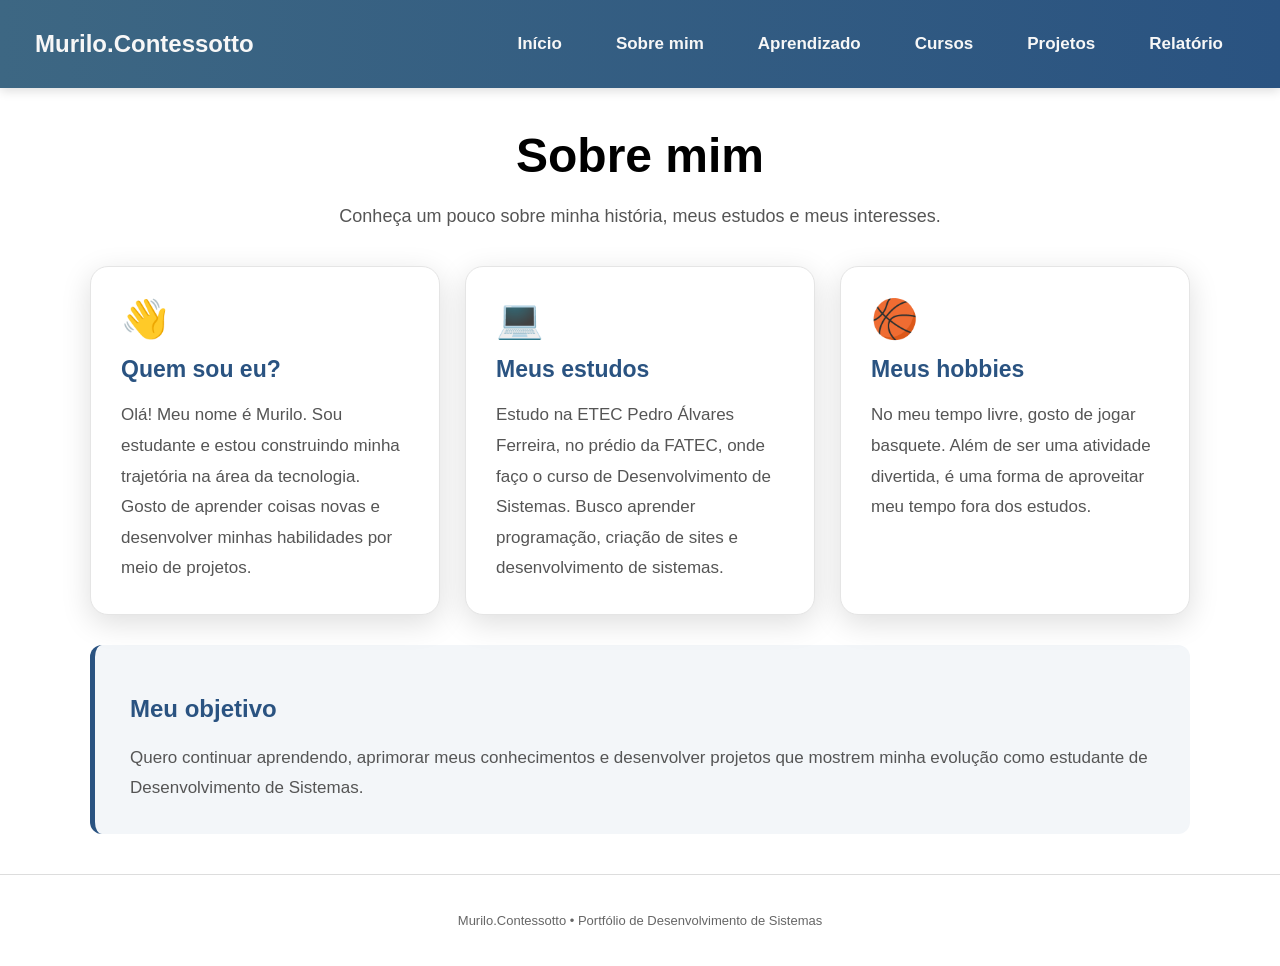
<file: sobre.html>
<!DOCTYPE html>
<html lang="pt-BR">

<head>
    <meta charset="UTF-8">
    <meta name="viewport" content="width=device-width, initial-scale=1.0">
    <title>Sobre mim</title>
    <link rel="stylesheet" href="style.css">
</head>

<body>

     <nav>
        <ul class="menu">

            <!-- LOGO -->
            <li class="logo">
                <h2>Murilo.Contessotto</h2>
            </li>

            <!-- MENU -->
            <li><a href="index.html">Início</a></li>
            <li><a href="sobre.html">Sobre mim</a></li>
            <li><a href="aprendizado.html">Aprendizado</a></li>
            <li><a href="cursos.html">Cursos</a></li>
            <li><a href="projetos.html">Projetos</a></li>
            <li><a href="Relatório.html">Relatório</a></li>

        </ul>
            
<main class="sobre-container">

    <header class="sobre-cabecalho">
        <h1 class="h1titulo">Sobre mim</h1>
        <p>Conheça um pouco sobre minha história,
           meus estudos e meus interesses.</p>
    </header>

    <section class="sobre-cartoes">

        <article class="texto-sobre">
            <div class="icone-sobre">👋</div>
            <h2>Quem sou eu?</h2>
            <p>
                Olá! Meu nome é Murilo. Sou estudante e estou
                construindo minha trajetória na área da tecnologia.
                Gosto de aprender coisas novas e desenvolver
                minhas habilidades por meio de projetos.
            </p>
        </article>

        <article class="texto-sobre">
            <div class="icone-sobre">💻</div>
            <h2>Meus estudos</h2>
            <p>
                Estudo na ETEC Pedro Álvares Ferreira, no prédio
                da FATEC, onde faço o curso de Desenvolvimento
                de Sistemas. Busco aprender programação, criação
                de sites e desenvolvimento de sistemas.
            </p>
        </article>

        <article class="texto-sobre">
            <div class="icone-sobre">🏀</div>
            <h2>Meus hobbies</h2>
            <p>
                No meu tempo livre, gosto de jogar basquete.
                Além de ser uma atividade divertida, é uma forma
                de aproveitar meu tempo fora dos estudos.
            </p>
        </article>

    </section>

    <section class="sobre-final">
        <h2>Meu objetivo</h2>
        <p>
            Quero continuar aprendendo, aprimorar meus conhecimentos
            e desenvolver projetos que mostrem minha evolução
            como estudante de Desenvolvimento de Sistemas.
        </p>
    </section>

</main>
 <footer class="rodape-cursos">
        <p>Murilo.Contessotto • Portfólio de Desenvolvimento de Sistemas</p>
    </footer>

    </nav>
</file>
<file: style.css>
/* CONFIGURAÇÕES GERAIS */
* {
    box-sizing: border-box;
}

body {
    margin: 0;
    padding: 0;
    background: #fff;
    color: #000;
    font-family: Arial, sans-serif;
}

/* MENU */
.menu {
    display: flex;
    align-items: center;
    justify-content: flex-end;
    gap: 10px;
    list-style: none;
    margin: 0;
    padding: 10px 35px;
    background: linear-gradient(90deg, #3d6783, #2a5381);
    box-shadow: 0 3px 10px #0002;
}

.logo {
    margin-right: auto;
    color: #f7f7f7;
}

.menu li a {
    display: block;
    padding: 12px 20px;
    color: #f7f7f7;
    text-decoration: none;
    font-size: 17px;
    font-weight: bold;
    border: 2px solid transparent;
    border-radius: 10px;
    transition: 0.3s;
}

.menu li a:hover {
    background: #3d6783;
    border-color: #1e5492;
    transform: translateY(-3px);
    box-shadow: 0 5px 12px #0004;
}

.menu li a:active {
    transform: translateY(0);
}

/* TÍTULOS */
.h1titulo {
    padding: 15px 20px;
    font-size: 50px;
    text-align: left;
}

/* INÍCIO */
.inicio {
    min-height: 70vh;
    display: flex;
    align-items: center;
    justify-content: center;
    padding: 40px 5%;
}

.inicio2 {
    display: flex;
    align-items: stretch;
    justify-content: center;
    gap: 40px;
    width: 100%;
    max-width: 1450px;
    margin: auto;
    padding: 40px 30px;
}

.texto-inicio {
    flex: 1 1 55%;
    max-width: 730px;
    min-width: 0;
    padding: 35px 40px;
}

.texto-inicio h1 {
    margin: 10px 0 15px;
    font-size: 50px;
}

.texto-inicio h2 {
    margin-bottom: 18px;
    color: #2a5381;
    font-size: 23px;
}

.texto-inicio p,
.texto-sobre p {
    color: #555;
    line-height: 1.8;
}

.texto-inicio p {
    margin-bottom: 15px;
    font-size: 18px;
}

/* CARTÕES */
.texto-inicio,
.texto-sobre,
.imagem-inicio {
    background: #fff;
    border: 1px solid #e5e5e5;
    border-radius: 18px;
    box-shadow: 0 8px 30px #0002;
}

.texto-inicio,
.texto-sobre {
    transition: background-color 0.3s, box-shadow 0.3s;
}

.imagem-inicio {
    flex: 1 1 40%;
    max-width: 500px;
    min-width: 0;
    height: 550px;
    display: flex;
    align-items: center;
    justify-content: center;
    overflow: hidden;
}

.imagem-inicio img {
    width: 100%;
    height: 100%;
    display: block;
    object-fit: cover;
    object-position: center;
}

/* BOTÕES */
.botaoinicio {
    display: inline-block;
    margin-top: 20px;
    padding: 12px 25px;
    background: linear-gradient(135deg, #000, #0077ff);
    color: #fff;
    text-decoration: none;
    border-radius: 10px;
    transition: 0.3s;
}

.botaoinicio:hover,
.botao-atalho:hover {
    transform: translateY(-3px);
    box-shadow: 0 8px 20px #0002;
}

#tema-btn {
    padding: 10px 15px;
    background: transparent;
    color: #f7f7f7;
    border: 2px solid #f7f7f7;
    border-radius: 10px;
    font-size: 15px;
    font-weight: bold;
    cursor: pointer;
    transition: 0.3s;
}

#tema-btn:hover {
    background: #f7f7f7;
    color: #2a5381;
}

/* SOBRE MIM */
.sobre-container,
.pagina-aprendizado,
.pagina-cursos {
    width: 90%;
    max-width: 1100px;
    margin: 40px auto;
}

.sobre-cabecalho {
    margin-bottom: 35px;
    text-align: center;
}

.sobre-cabecalho .h1titulo {
    margin-bottom: 15px;
    padding: 0;
    font-size: 48px;
    text-align: center;
}

.sobre-cabecalho p {
    color: #555;
    font-size: 18px;
    line-height: 1.7;
}

.sobre-cartoes {
    display: grid;
    grid-template-columns: repeat(3, minmax(0, 1fr));
    gap: 25px;
}

.texto-sobre {
    padding: 30px;
}

.texto-sobre:hover {
    transform: translateY(-5px);
}

.icone-sobre {
    margin-bottom: 15px;
    font-size: 38px;
}

.texto-sobre h2,
.sobre-final h2 {
    color: #2a5381;
}

.texto-sobre h2 {
    margin: 0 0 15px;
    font-size: 23px;
}

.texto-sobre p {
    margin-bottom: 0;
    font-size: 17px;
}

.sobre-final {
    margin-top: 30px;
    padding: 30px 35px;
    background: #f3f6f9;
    border-left: 5px solid #2a5381;
    border-radius: 12px;
}

.sobre-final p {
    margin-bottom: 0;
    color: #555;
    font-size: 17px;
    line-height: 1.8;
}

/* ATALHOS DA PÁGINA INICIAL */
.atalhos-inicio {
    display: grid;
    grid-template-columns: repeat(3, minmax(0, 1fr));
    gap: 25px;
    width: 86%;
    max-width: 1250px;
    margin: 0 auto 60px;
}

.botao-atalho {
    display: flex;
    align-items: center;
    gap: 15px;
    min-width: 0;
    padding: 22px;
    background: #fff;
    color: #18364d;
    text-decoration: none;
    border: 1px solid #e5e7eb;
    border-radius: 16px;
    box-shadow: 0 6px 20px #0001;
    transition: 0.3s;
}

.atalho-icone {
    display: flex;
    align-items: center;
    justify-content: center;
    flex-shrink: 0;
    width: 50px;
    height: 50px;
    background: #eaf2f8;
    border-radius: 12px;
    font-size: 25px;
}

.atalho-texto {
    display: flex;
    flex: 1;
    flex-direction: column;
    gap: 6px;
}

.atalho-texto strong {
    font-size: 17px;
}

.atalho-texto small {
    color: #6b7280;
    font-size: 13px;
    line-height: 1.5;
}

.atalho-seta {
    color: #285b85;
    font-size: 25px;
    transition: 0.3s;
}

.botao-atalho:hover {
    border-color: #285b85;
}

.botao-atalho:hover .atalho-seta {
    transform: translateX(5px);
}

/* APRENDIZADO */
.pagina-aprendizado {
    padding: 15px 0;
}

.aprendizado-intro {
    max-width: 760px;
    margin-bottom: 65px;
}

.aprendizado-subtitulo {
    color: #2a5381;
    font-size: 13px;
    font-weight: bold;
    letter-spacing: 2px;
}

.aprendizado-intro h1 {
    margin: 15px 0;
    font-size: 42px;
    line-height: 1.2;
}

.aprendizado-intro p {
    max-width: 700px;
    color: #555;
    font-size: 17px;
    line-height: 1.8;
}

.aprendizado-tecnologias h2,
.aprendizado-evolucao h2 {
    margin-bottom: 10px;
    font-size: 27px;
}

.aprendizado-descricao {
    margin-bottom: 35px;
    color: #666;
    font-size: 15px;
    line-height: 1.7;
}

.linha-tecnologias {
    display: flex;
    justify-content: space-between;
    align-items: flex-start;
    position: relative;
    gap: 20px;
    padding: 10px 0 25px;
}

.linha-tecnologias::before {
    content: "";
    position: absolute;
    top: 37px;
    left: 12%;
    right: 12%;
    height: 3px;
    background: #2a5381;
    border-radius: 10px;
}

.tecnologia {
    flex: 1;
    min-width: 0;
    position: relative;
    z-index: 1;
    text-align: center;
}

.tecnologia-logo {
    display: flex;
    align-items: center;
    justify-content: center;
    width: 58px;
    height: 58px;
    margin: 0 auto 15px;
    background: #fff;
    border: 3px solid #2a5381;
    border-radius: 50%;
    font-size: 22px;
    font-weight: bold;
    box-shadow: 0 3px 10px #0002;
    transition: 0.3s;
}

.tecnologia:hover .tecnologia-logo {
    transform: translateY(-5px);
}

.logo-html { color: #ee3b00; }
.logo-css { color: #004ec2; }
.logo-js { color: #e0b421; font-size: 17px; }
.logo-sql { color: #009255; font-size: 18px; }

.tecnologia h3 {
    margin: 0 0 8px;
    font-size: 16px;
}

.tecnologia span {
    color: #777;
    font-size: 13px;
}

.aprendizado-evolucao {
    margin-top: 70px;
}

.evolucao-item {
    display: flex;
    align-items: flex-start;
    gap: 20px;
    padding: 25px 0;
    border-bottom: 1px solid #e1e5e9;
}

.evolucao-item:last-child {
    border-bottom: none;
}

.evolucao-icone {
    display: flex;
    align-items: center;
    justify-content: center;
    flex-shrink: 0;
    width: 48px;
    height: 48px;
    background: #2a5381;
    color: #fff;
    border-radius: 50%;
    font-size: 17px;
    font-weight: bold;
}

.evolucao-texto h3 {
    margin: 2px 0 10px;
    font-size: 18px;
}

.evolucao-texto p {
    margin: 0;
    color: #666;
    font-size: 15px;
    line-height: 1.8;
}

/* CURSOS */
.cabecalho-cursos {
    margin-bottom: 50px;
}

.subtitulo-cursos {
    margin-bottom: 10px;
    color: #2a5381;
    font-size: 13px;
    font-weight: bold;
    letter-spacing: 3px;
}

.cabecalho-cursos h1 {
    margin: 0 0 15px;
    font-size: 38px;
}

.descricao-cursos {
    max-width: 650px;
    color: #555;
    font-size: 17px;
    line-height: 1.7;
}

.secao-cursos {
    margin-bottom: 50px;
}

.secao-cursos h2 {
    margin-bottom: 10px;
    padding-left: 15px;
    border-left: 4px solid #2a5381;
    font-size: 25px;
}

.descricao-secao {
    margin-bottom: 25px;
    color: #666;
    line-height: 1.6;
}

.lista-cursos {
    margin: 0;
    padding: 0;
    list-style: none;
    border-top: 1px solid #ddd;
}

.item-curso {
    display: flex;
    align-items: center;
    gap: 20px;
    padding: 25px 15px;
    border-bottom: 1px solid #ddd;
    transition: background-color 0.3s;
}

.item-curso:hover {
    background: #2a53810f;
}

.icone-curso {
    display: flex;
    align-items: center;
    justify-content: center;
    min-width: 48px;
    height: 48px;
    background: #e8f0f8;
    color: #0925c5;
    border-radius: 10px;
    font-size: 16px;
    font-weight: bold;
}

.informacoes-curso {
    flex: 1;
}

.informacoes-curso h3 {
    margin: 0 0 8px;
    font-size: 17px;
}

.informacoes-curso p {
    margin: 0;
    color: #666;
    font-size: 14px;
    line-height: 1.6;
}

.status-curso {
    flex-shrink: 0;
    padding: 7px 12px;
    background: #e8f0f8;
    color: #2a5381;
    border-radius: 20px;
    font-size: 12px;
    font-weight: bold;
}

.status-curso.concluido {
    background: #e3f4e8;
    color: #237447;
}

.rodape-cursos {
    padding: 25px 15px;
    color: #666;
    text-align: center;
    font-size: 13px;
    border-top: 1px solid #ddd;
}
/* PÁGINA DE PROJETOS */
.pagina-projetos {
    padding: 40px;
}

/* TÍTULO DA PÁGINA */
.pagina-projetos h1 {
    margin-bottom: 30px;
    color: #2a5381;
    font-size: 30px;
}

/* ORGANIZAÇÃO DOS PROJETOS */
.lista-projetos {
    display: flex;
    gap: 25px;
}

/* CARTÃO */
.card-projeto {
    width: 400px;
    background-color: #ffffff;
    border: 1px solid #e5e5e5;
    border-radius: 15px;
    overflow: hidden;
    box-shadow: 0 5px 18px rgba(0, 0, 0, 0.10);
}

/* IMAGEM DO PROJETO */
.card-projeto img {
    display: block;
    width: 100%;
    height: 300px;
    object-fit: cover;
}

/* CONTEÚDO DO CARTÃO */
.conteudo-projeto {
    padding: 20px;
}

.conteudo-projeto h2 {
    margin-top: 0;
    margin-bottom: 12px;
    color: #2a5381;
    font-size: 21px;
}

.conteudo-projeto p {
    color: #333333;
    font-size: 15px;
    line-height: 1.6;
}

/* TECNOLOGIAS UTILIZADAS */
.tecnologias {
    display: flex;
    gap: 8px;
    margin-top: 18px;
}

.tecnologias span {
    padding: 6px 10px;
    background-color: #eaf1f7;
    color: #2a5381;
    border-radius: 6px;
    font-size: 13px;
    font-weight: bold;
}


/* PÁGINA DE PALESTRAS */
.pagina-palestras {
    width: 100%;
    padding: 30px;
}

/* TÍTULO PRINCIPAL */
.pagina-palestras h1 {
    color: #2a5381;
    font-size: 30px;
    margin-bottom: 30px;
}

/* LISTA DE PALESTRAS */
.lista-palestras {
    width: 100%;
    max-width: none;
}

/* CADA PALESTRA */
.item-palestra {
    width: 100%;
    padding: 18px 0;
    border-bottom: 1px solid #dcdcdc;
}

/* NOME DA PALESTRA */
.item-palestra h2 {
    margin: 0 0 8px;
    padding-bottom: 10px;
    color: #2a5381;
    font-size: 21px;
    border-bottom: 2px solid #2a5381;
}

/* INSTITUIÇÃO E DATA */
.instituicao-palestra {
    color: #666666;
    font-size: 14px;
    margin: 0 0 10px;
}

/* DESCRIÇÃO */
.item-palestra p {
    width: 100%;
    line-height: 1.7;
    font-size: 15px;
    text-align: justify;
}

/* RESPONSIVIDADE*/

/* TABLETS E TELAS MENORES */
@media (max-width: 900px) {

    /* MENU */
    .menu {
        flex-wrap: wrap;
        justify-content: center;
        padding: 15px 20px;
        gap: 5px;
    }
    .logo {
        width: 100%;
        margin-right: 0;
        text-align: center;
    }
    .menu li a {
        padding: 10px 14px;
        font-size: 15px;
    }
    /* INÍCIO */
    .inicio2 {
        gap: 25px;
        padding: 25px 15px;
    }
    .texto-inicio {
        padding: 25px;
    }
    .texto-inicio h1 {
        font-size: 38px;
    }
    .imagem-inicio {
        height: 420px;
    }
    /* TÍTULOS */
    .h1titulo {
        font-size: 44px;
    }
    /* SOBRE MIM */
    .sobre-cartoes {
        grid-template-columns: repeat(2, minmax(0, 1fr));
        gap: 18px;
    }
    /* ATALHOS */
    .atalhos-inicio {
        grid-template-columns: repeat(2, minmax(0, 1fr));
        width: 90%;
        gap: 18px;
    }
    /* APRENDIZADO */
    .linha-tecnologias {
        flex-wrap: wrap;
        justify-content: center;
        row-gap: 30px;
    }
    .tecnologia {
        flex: 1 1 20%;
    }
    /* PROJETOS */
    .lista-projetos {
        flex-wrap: wrap;
    }
    .card-projeto {
        flex: 1 1 300px;
        width: auto;
        min-width: 0;
    }
}

/* CELULARES */
@media (max-width: 600px) {

    /* MENU */
    .menu {
        padding: 12px 10px;
        gap: 4px;
    }
    .logo h2 {
        font-size: 21px;
    }
    .menu li a {
        padding: 9px 10px;
        font-size: 13px;
    }
    #tema-btn {
        padding: 9px 10px;
        font-size: 13px;
    }
    /* INÍCIO */
    .inicio {
        min-height: auto;
        padding: 20px 12px;
    }
    .inicio2 {
        flex-direction: column;
        align-items: stretch;
        gap: 20px;
        padding: 10px 0;
    }
    .texto-inicio {
        width: 100%;
        max-width: none;
        padding: 25px 20px;
    }
    .texto-inicio h1 {
        font-size: 32px;
    }
    .texto-inicio h2 {
        font-size: 20px;
    }
    .texto-inicio p {
        font-size: 16px;
    }
    .imagem-inicio {
        width: 100%;
        max-width: none;
        height: 320px;
        margin-left: 0;
    }
    /* TÍTULOS */
    .h1titulo {
        padding: 10px;
        font-size: 34px;
    }
    /* SOBRE MIM */
    .sobre-container,
    .pagina-aprendizado,
    .pagina-cursos {
        width: 92%;
        margin: 25px auto;
    }
    .sobre-cabecalho .h1titulo {
        font-size: 34px;
    }
    .sobre-cabecalho p {
        font-size: 16px;
    }
    .sobre-cartoes {
        grid-template-columns: 1fr;
        gap: 18px;
    }
    .texto-sobre {
        padding: 22px;
    }
    .sobre-final {
        padding: 22px;
    }
    /* ATALHOS */
    .atalhos-inicio {
        grid-template-columns: 1fr;
        width: 92%;
        gap: 15px;
        margin-bottom: 35px;
    }
    .botao-atalho {
        padding: 18px;
    }
    /* APRENDIZADO */
    .aprendizado-intro {
        margin-bottom: 40px;
    }
    .aprendizado-intro h1 {
        font-size: 32px;
    }
    .aprendizado-intro p {
        font-size: 16px;
    }
    .aprendizado-tecnologias h2,
    .aprendizado-evolucao h2 {
        font-size: 23px;
    }
    .linha-tecnologias {
        gap: 25px 10px;
    }
    .linha-tecnologias::before {
        display: none;
    }
    .tecnologia {
        flex: 1 1 35%;
    }
    .aprendizado-evolucao {
        margin-top: 40px;
    }
    .evolucao-item {
        gap: 12px;
    }
    /* CURSOS */
    .cabecalho-cursos {
        margin-bottom: 35px;
    }
    .cabecalho-cursos h1 {
        font-size: 32px;
    }
    .descricao-cursos {
        font-size: 16px;
    }
    .secao-cursos h2 {
        font-size: 21px;
    }
    .item-curso {
        flex-wrap: wrap;
        gap: 12px;
        padding: 20px 8px;
    }
    .informacoes-curso {
        flex-basis: calc(100% - 65px);
        min-width: 0;
    }
    .status-curso {
        margin-left: 60px;
    }
    /* PROJETOS */
    .pagina-projetos {
        padding: 25px 15px;
    }
    .pagina-projetos h1 {
        font-size: 27px;
    }
    .lista-projetos {
        flex-direction: column;
        gap: 20px;
    }
    .card-projeto {
        width: 100%;
        flex: 1 1 auto;
    }
    .card-projeto img {
        height: 230px;
    }
    .tecnologias {
        flex-wrap: wrap;
    }
    /* PALESTRAS */
    .pagina-palestras {
        padding: 20px 15px;
    }
    .pagina-palestras h1 {
        font-size: 27px;
    }
    .item-palestra h2 {
        font-size: 19px;
    }
    .item-palestra p {
        font-size: 14px;
        text-align: left;
    }
}
</file>
